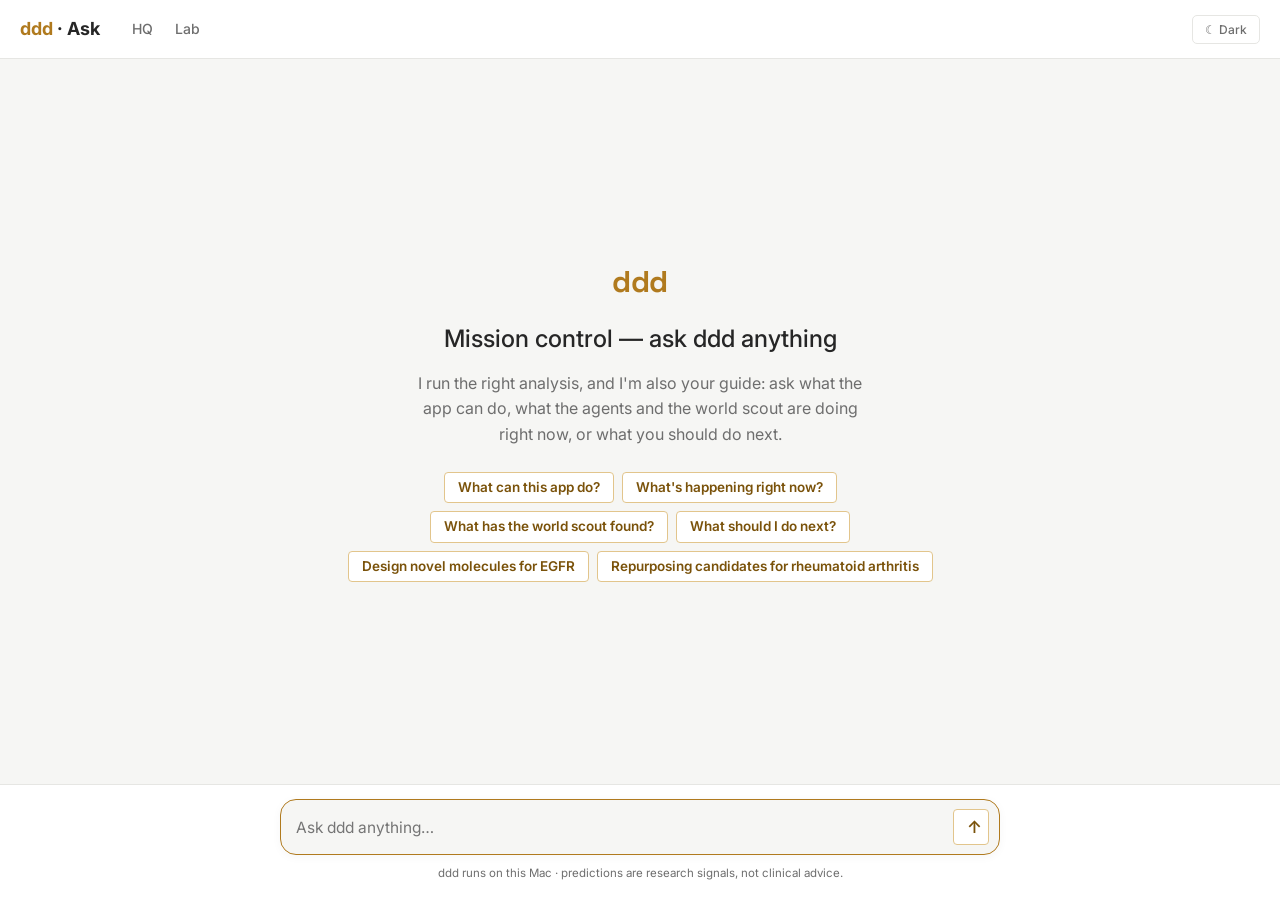
<file: static/chat.html>
<!doctype html>
<html lang="en">
<head>
<meta charset="utf-8">
<meta name="viewport" content="width=device-width, initial-scale=1">
<title>Ask ddd</title>
<link rel="preconnect" href="https://fonts.googleapis.com">
<link rel="preconnect" href="https://fonts.gstatic.com" crossorigin>
<link href="https://fonts.googleapis.com/css2?family=Space+Grotesk:wght@400;500;600;700&family=Hanken+Grotesk:wght@400;500;600&family=JetBrains+Mono:wght@400;500&display=swap" rel="stylesheet">
<style>
:root{
  --bg:#f1f4f8; --panel:#fff; --ink:#15223b; --muted:#5e6b80; --line:#e1e7ef;
  --accent:#2b4acb; --accent-strong:#213ba6; --accent-soft:#e7ecfb; --ok:#1c9a6a; --ok-soft:#e2f4ec;
  --warn:#b06a0c; --warn-soft:#faedd7; --bad:#c23a2b; --user:#eef1f6;
}
@media (prefers-color-scheme:dark){:root:not([data-theme="light"]){
  --bg:#0b1220; --panel:#111b2e; --ink:#e7edf6; --muted:#93a1b5; --line:#223049;
  --accent:#8197ff; --accent-strong:#9aadff; --accent-soft:#1a2544; --ok:#43c08d; --ok-soft:#142a22;
  --warn:#e0a648; --warn-soft:#2c2413; --bad:#e27a6e; --user:#18233b;}}
:root[data-theme="dark"]{
  --bg:#0b1220; --panel:#111b2e; --ink:#e7edf6; --muted:#93a1b5; --line:#223049;
  --accent:#8197ff; --accent-strong:#9aadff; --accent-soft:#1a2544; --ok:#43c08d; --ok-soft:#142a22;
  --warn:#e0a648; --warn-soft:#2c2413; --bad:#e27a6e; --user:#18233b;}
*{box-sizing:border-box}
html,body{height:100%}
body{margin:0;background:var(--bg);color:var(--ink);font:16px/1.6 "Hanken Grotesk",system-ui,sans-serif;-webkit-font-smoothing:antialiased;display:flex;flex-direction:column;height:100vh}
a{color:var(--accent)}
header{display:flex;align-items:center;gap:14px;padding:12px 20px;border-bottom:1px solid var(--line);background:var(--panel)}
.brand{font-family:"Space Grotesk",sans-serif;font-weight:700;font-size:18px;letter-spacing:-.01em}
.brand b{color:var(--accent)}
header nav{display:flex;gap:2px;margin-left:8px}
header nav a{color:var(--muted);text-decoration:none;font-size:14px;padding:6px 10px;border-radius:8px;font-weight:500}
header nav a:hover{color:var(--ink)}
.spacer{margin-left:auto}
.tbtn{border:1px solid var(--line);background:var(--panel);color:var(--muted);border-radius:8px;padding:6px 12px;font:500 12px "Hanken Grotesk",sans-serif;cursor:pointer}
.tbtn:hover{border-color:var(--accent);color:var(--accent)}

.scroll{flex:1;overflow-y:auto}
.col{max-width:760px;margin:0 auto;padding:26px 20px 40px}

/* empty state */
.hero{min-height:calc(100vh - 230px);display:flex;flex-direction:column;align-items:center;justify-content:center;text-align:center;gap:10px}
.hero .mark{font-family:"Space Grotesk",sans-serif;font-weight:700;font-size:30px;letter-spacing:-.02em}
.hero .mark b{color:var(--accent)}
.hero h1{font-family:"Space Grotesk",sans-serif;font-weight:500;font-size:24px;letter-spacing:-.01em;margin:4px 0 2px}
.hero p{color:var(--muted);margin:0 0 14px;max-width:46ch}
.chips{display:flex;flex-wrap:wrap;gap:8px;justify-content:center;max-width:620px}
.chip{border:1px solid var(--line);background:var(--panel);color:var(--ink);border-radius:999px;padding:8px 14px;font-size:13.5px;cursor:pointer;transition:border-color .12s}
.chip:hover{border-color:var(--accent);color:var(--accent)}

/* turns */
.turn{display:flex;gap:12px;margin:22px 0}
.turn.user{justify-content:flex-end}
.turn.user .bubble{background:var(--user);border:1px solid var(--line);border-radius:16px 16px 4px 16px;padding:11px 15px;max-width:82%;font-size:15.5px}
.turn.bot .av{width:28px;height:28px;border-radius:8px;background:var(--accent);color:#fff;font-family:"Space Grotesk",sans-serif;font-weight:700;font-size:13px;display:flex;align-items:center;justify-content:center;flex:0 0 auto;margin-top:2px}
.turn.bot .body{min-width:0;flex:1;font-size:15.5px}
.turn.bot .body>p:first-child{margin-top:3px}
.body b{color:var(--ink)}

/* plan / options / results */
.plan{margin:11px 0;border:1px solid var(--line);border-radius:11px;overflow:hidden;background:var(--panel)}
.plan-h{font:600 10.5px "JetBrains Mono",monospace;color:var(--accent);padding:6px 13px;border-bottom:1px solid var(--line);letter-spacing:.04em}
.plan-s{display:flex;gap:10px;align-items:center;padding:7px 13px;font-size:13px;color:var(--muted);border-bottom:1px solid var(--line)}
.plan-s:last-child{border-bottom:0}
.plan-s .n{width:19px;height:19px;border-radius:6px;background:var(--accent-soft);color:var(--accent);font:600 11px "Space Grotesk",sans-serif;display:flex;align-items:center;justify-content:center;flex:0 0 auto}
.opts{display:flex;flex-wrap:wrap;gap:8px;margin-top:11px}
.opt{border:1px solid color-mix(in srgb,var(--accent) 40%,var(--line));background:var(--accent-soft);color:var(--accent);border-radius:10px;padding:8px 15px;font:600 14px "Hanken Grotesk",sans-serif;cursor:pointer}
.opt:hover{background:var(--accent);color:#fff}
.lit{margin-top:10px}
.lit .p{padding:8px 0;border-bottom:1px solid var(--line)}
.lit .p a{font-weight:600;text-decoration:none}
.lit .p .m{color:var(--muted);font-size:12.5px;margin-top:2px}
.rtab{width:100%;border-collapse:collapse;font-size:13px;margin-top:10px}
.rtab th,.rtab td{border-bottom:1px solid var(--line);padding:5px 9px;text-align:left}
.rtab th{color:var(--muted);font-weight:600;font-size:12px}

/* rendered report markdown */
.md{font-size:14.5px;line-height:1.6}
.md h1{font-family:"Space Grotesk",sans-serif;font-size:19px;font-weight:600;margin:4px 0 8px}
.md h2{font-family:"Space Grotesk",sans-serif;font-size:15px;font-weight:600;margin:18px 0 6px}
.md table{border-collapse:collapse;font-size:12.5px;display:block;overflow-x:auto;margin:8px 0}
.md td,.md th{border:1px solid var(--line);padding:4px 8px}
.md th{background:var(--bg);color:var(--muted)}
.md code{background:var(--accent-soft);color:var(--accent);padding:1px 5px;border-radius:4px;font-size:12px}
.md pre{background:var(--bg);border:1px solid var(--line);border-radius:8px;padding:10px;overflow:auto;font-size:12px}
.md ul{margin:6px 0;padding-left:20px}
.md hr{border:0;border-top:1px solid var(--line);margin:12px 0}
.muted{color:var(--muted)} .err{color:var(--bad)}
.runout{margin-top:6px}
.entlink{color:var(--accent);cursor:pointer;border-bottom:1px dotted var(--accent);white-space:nowrap}
.entlink:hover{background:var(--accent-soft);border-radius:3px}
.dots::after{content:"";animation:dots 1.4s steps(4,end) infinite}
@keyframes dots{0%{content:""}25%{content:"·"}50%{content:"··"}75%{content:"···"}}

/* composer */
.composer{border-top:1px solid var(--line);background:var(--panel)}
.composer .wrap{max-width:760px;margin:0 auto;padding:14px 20px 18px}
.inbox{display:flex;align-items:flex-end;gap:10px;border:1px solid var(--line);border-radius:16px;background:var(--bg);padding:9px 10px 9px 15px;box-shadow:0 2px 10px rgba(8,16,34,.04)}
.inbox:focus-within{border-color:var(--accent)}
#q{flex:1;border:0;background:transparent;color:var(--ink);font:15.5px/1.5 "Hanken Grotesk",sans-serif;resize:none;max-height:180px;outline:none;padding:5px 0}
.send{width:36px;height:36px;border-radius:10px;border:0;background:var(--accent);color:#fff;font-size:17px;cursor:pointer;flex:0 0 auto}
.send:hover{background:var(--accent-strong)}
.send:disabled{opacity:.4;cursor:default}
.foot{color:var(--muted);font-size:11.5px;text-align:center;margin-top:9px}
/* ---- discovery mission overlay ---- */
.ovl{position:fixed;inset:0;background:rgba(10,16,28,.55);backdrop-filter:blur(3px);display:none;z-index:50;align-items:center;justify-content:center}
.ovl.on{display:flex}
.ovl-card{background:var(--panel);border:1px solid var(--line);border-radius:18px;width:min(860px,94vw);max-height:90vh;display:flex;flex-direction:column;box-shadow:0 24px 60px rgba(10,16,28,.3);overflow:hidden}
.ovl-h{display:flex;align-items:center;gap:10px;padding:16px 20px;border-bottom:1px solid var(--line)}
.ovl-h .dot{width:9px;height:9px;border-radius:50%;background:var(--accent);animation:pulse 1.1s infinite}
.ovl-h h3{margin:0;font-family:"Space Grotesk",sans-serif;font-size:16px;font-weight:600}
.ovl-h .x{margin-left:auto;cursor:pointer;color:var(--muted);font-size:20px;line-height:1;background:none;border:0}
.ovl-body{padding:12px 20px 20px;overflow:auto}
.feed{display:flex;flex-direction:column;gap:3px;margin:4px 0 2px}
.step{display:flex;gap:9px;align-items:flex-start;font-size:13.5px;padding:3px 0;line-height:1.4}
.step .ic{flex:0 0 18px;text-align:center;font-weight:700}
.step.run .ic{color:var(--accent)} .step.ok .ic{color:var(--ok)} .step.hit .ic{color:var(--accent-strong)}
.step.miss{color:var(--muted)} .step.miss .ic{color:var(--muted)} .step.err .ic{color:var(--bad)}
.step.sub{color:var(--muted);font-size:12px;padding:1px 0 1px 27px}
.step.hit{background:var(--accent-soft);border-radius:8px;padding:5px 9px;font-weight:600}
@keyframes pulse{0%,100%{opacity:1}50%{opacity:.3}}
.ovl .md{font-size:14px;line-height:1.5;margin-top:10px;border-top:1px solid var(--line);padding-top:14px}
</style>
<link href="https://fonts.googleapis.com/css2?family=Inter:wght;500;600;700&display=swap" rel="stylesheet">
<link rel="stylesheet" href="/static/ink-skin.css?v=0.40.0">
</head>
<body>
<header>
  <div class="brand"><b>ddd</b> · Ask</div>
  <nav><a href="/">HQ</a><a href="/lab">Lab</a></nav>
  <div class="spacer"></div>
  <button class="tbtn" id="tb" onclick="tt()">☾ Dark</button>
</header>

<div class="scroll" id="scroll">
  <div class="col" id="col">
    <div class="hero" id="hero">
      <div class="mark"><b>ddd</b></div>
      <h1>Mission control — ask ddd anything</h1>
      <p>I run the right analysis, and I'm also your guide: ask what the app can do, what the agents and the world scout are doing right now, or what you should do next.</p>
      <div class="chips" id="chips"></div>
    </div>
  </div>
</div>

<div class="composer"><div class="wrap">
  <div class="inbox">
    <textarea id="q" rows="1" placeholder="Ask ddd anything…" oninput="grow()" onkeydown="keyd(event)"></textarea>
    <button class="send" id="send" onclick="go()" aria-label="Send">↑</button>
  </div>
  <div class="foot">ddd runs on this Mac · predictions are research signals, not clinical advice.</div>
</div></div>

<script>
(function(){try{var t=localStorage.getItem('ddd-theme')||'light';document.documentElement.setAttribute('data-theme',t);}catch(e){document.documentElement.setAttribute('data-theme','light');}})();
function tt(){var h=document.documentElement,n=h.getAttribute('data-theme')==='dark'?'light':'dark';h.setAttribute('data-theme',n);try{localStorage.setItem('ddd-theme',n);}catch(e){}ptb();}
function ptb(){var b=document.getElementById('tb');if(b)b.textContent=document.documentElement.getAttribute('data-theme')==='dark'?'☀ Light':'☾ Dark';}ptb();

const esc=s=>String(s==null?"":s).replace(/[&<>"']/g,c=>({"&":"&amp;","<":"&lt;",">":"&gt;",'"':"&quot;","'":"&#39;"}[c]));
const api=async(p,o)=>{const r=await fetch(p,o);const ct=r.headers.get("content-type")||"";const b=ct.includes("json")?await r.json():await r.text();if(!r.ok)throw new Error((b&&b.detail)||r.status);return b;};
function dddEntity(kind,name){name=(name||"").trim();var m={gene:"Is "+name+" worth pursuing?",target:"Is "+name+" worth pursuing?",disease:"Targets for "+name,pathway:"Literature on "+name,mol:"Describe "+name};go(m[kind]||name);}
function mdInline(t){let h=esc(t);h=h.replace(/\[([^\]]+)\]\(ddd:(gene|disease|pathway|target|mol)\)/g,'<a class="entlink" data-kind="$2" onclick="dddEntity(\'$2\',this.textContent)">$1</a>');h=h.replace(/`([^`]+)`/g,"<code>$1</code>");h=h.replace(/\*\*([^*]+)\*\*/g,"<b>$1</b>");return h;}
function mdToHtml(md){const L=md.split("\n"),out=[];for(let i=0;i<L.length;i++){const line=L[i];
  if(line.startsWith("```")){const buf=[];i++;while(i<L.length&&!L[i].startsWith("```"))buf.push(L[i++]);out.push("<pre>"+esc(buf.join("\n"))+"</pre>");continue;}
  const hh=line.match(/^(#{1,4})\s+(.*)$/);if(hh){const n=Math.min(hh[1].length,2);out.push("<h"+n+">"+mdInline(hh[2])+"</h"+n+">");continue;}
  if(/^\s*\|.*\|\s*$/.test(line)){const rows=[];while(i<L.length&&/^\s*\|.*\|\s*$/.test(L[i]))rows.push(L[i++]);i--;const cells=r=>r.trim().replace(/^\||\|$/g,"").split("|").map(c=>c.trim());const body=rows.filter(r=>!/^\s*\|[\s:|-]+\|\s*$/.test(r));out.push("<table>"+body.map((r,k)=>"<tr>"+cells(r).map(c=>k===0?"<th>"+mdInline(c)+"</th>":"<td>"+mdInline(c)+"</td>").join("")+"</tr>").join("")+"</table>");continue;}
  if(/^\s*[-*]\s+/.test(line)){const items=[];while(i<L.length&&/^\s*[-*]\s+/.test(L[i])){items.push("<li>"+mdInline(L[i].replace(/^\s*[-*]\s+/,""))+"</li>");i++;}i--;out.push("<ul>"+items.join("")+"</ul>");continue;}
  if(/^---+\s*$/.test(line)){out.push("<hr>");continue;}
  if(line.trim())out.push("<p>"+mdInline(line)+"</p>");}
  return out.join("\n");}

const SUGG=["What can this app do?","What's happening right now?","What has the world scout found?","What should I do next?","Design novel molecules for EGFR","Repurposing candidates for rheumatoid arthritis"];
document.getElementById("chips").innerHTML=SUGG.map(s=>'<button class="chip" onclick="go(this.textContent)">'+esc(s)+'</button>').join("");

const col=document.getElementById("col"),scroll=document.getElementById("scroll");
let LAST_CLARIFY=null, busy=false;
function toBottom(){scroll.scrollTop=scroll.scrollHeight;}
function dropHero(){var h=document.getElementById("hero");if(h)h.remove();}
function addTurn(who,html){dropHero();var d=document.createElement("div");d.className="turn "+who;
  d.innerHTML = who==="user" ? '<div class="bubble">'+html+'</div>' : '<div class="av">d</div><div class="body">'+html+'</div>';
  col.appendChild(d);toBottom();return d;}
function grow(){var q=document.getElementById("q");q.style.height="auto";q.style.height=Math.min(q.scrollHeight,180)+"px";}
function keyd(e){if(e.key==="Enter"&&!e.shiftKey){e.preventDefault();go();}}

async function go(preset){
  if(busy)return;
  var q=preset||document.getElementById("q").value.trim();if(!q)return;
  document.getElementById("q").value="";grow();
  addTurn("user",esc(q));
  busy=true;document.getElementById("send").disabled=true;
  var bot=addTurn("bot",'<span class="muted dots">Thinking</span>');
  try{var r=await api("/api/analyst",{method:"POST",headers:{"Content-Type":"application/json"},body:JSON.stringify({q:q})});render(bot,r,q);}
  catch(e){bot.querySelector(".body").innerHTML='<span class="err">'+esc(e.message)+'</span>';}
  busy=false;document.getElementById("send").disabled=false;document.getElementById("q").focus();
}
async function choose(choice){
  var c=LAST_CLARIFY;if(!c)return;LAST_CLARIFY=null;
  addTurn("user",esc(choice));
  var bot=addTurn("bot",'<span class="muted dots">Working</span>');
  try{var r=await api("/api/analyst",{method:"POST",headers:{"Content-Type":"application/json"},body:JSON.stringify({q:c.q,choice:choice,pending:c.pending})});render(bot,r,c.q);}
  catch(e){bot.querySelector(".body").innerHTML='<span class="err">'+esc(e.message)+'</span>';}
}
function planHtml(p){return (p&&p.length)?'<div class="plan"><div class="plan-h">PLAN</div>'+p.map((s,i)=>'<div class="plan-s"><span class="n">'+(i+1)+'</span>'+esc(s)+'</div>').join("")+'</div>':"";}
function actsHtml(a){return (a&&a.length)?'<div class="acts" style="margin-top:11px;display:flex;flex-wrap:wrap;gap:7px">'+a.map(x=>'<button class="chip" data-ask="'+esc(x.ask)+'" onclick="go(this.dataset.ask)">'+esc(x.label)+'</button>').join("")+'</div>':"";}
function render(bot,r,q){
  var el=bot.querySelector(".body");
  if(r.kind==="guide"){el.innerHTML=mdToHtml(r.say)+planHtml(r.plan)+actsHtml(r.actions);toBottom();return;}
  if(r.kind==="clarify"){LAST_CLARIFY={pending:r.pending,q:q};
    el.innerHTML=mdInline(r.say)+'<div class="opts">'+r.options.map(o=>'<button class="opt" onclick="choose(\''+o.value.replace(/'/g,"\\'")+'\')">'+esc(o.label)+'</button>').join("")+'</div>';toBottom();return;}
  if(r.kind==="answer"){el.innerHTML=mdInline(r.say);toBottom();return;}
  if(r.kind==="ui"){var what=r.ui.action==="cell"?"living cell":(r.ui.action==="structure"?"AlphaFold structure":"graph");el.innerHTML=mdInline(r.say)+planHtml(r.plan)+'<p class="muted" style="margin-top:8px">Open it in the <a href="/lab">Lab</a> to see the '+what+'.</p>';toBottom();return;}
  if(r.kind==="data"){var d=r.result.data,html=mdInline(r.say)+planHtml(r.plan);
    if(r.result.type==="predict"){html+='<table class="rtab"><tr><th>#</th><th>Gene</th><th>AA</th><th>drugs</th></tr>'+(d.predictions||[]).slice(0,10).map((p,i)=>'<tr><td>'+(i+1)+'</td><td><b>'+esc(p.name)+'</b></td><td>'+p.adamic_adar+'</td><td>'+(p.known_drugs||0)+'</td></tr>').join("")+'</table>';}
    else if(r.result.type==="hypothesis"){html+='<p style="margin:8px 0 0"><b>'+esc(d.plausibility)+'</b> — '+esc(d.reading)+' <span class="muted">(common '+d.scores.common_neighbors+', Adamic-Adar '+d.scores.adamic_adar+', hops '+(d.path_hops||"—")+')</span></p>';}
    else if(r.result.type==="literature"){var ps=d.papers||[];html+='<div class="lit">'+(ps.length?ps.map(p=>'<div class="p"><a href="'+(p.url||"#")+'" target="_blank">'+esc(p.title||"untitled")+'</a><div class="m">'+esc(p.authors||"")+' · '+esc(p.journal||"")+' '+esc(p.year||"")+(p.cited!=null?(" · cited "+p.cited):"")+'</div></div>').join(""):'<span class="muted">No papers found.</span>')+'</div>';}
    el.innerHTML=html;toBottom();return;}
  if(r.kind==="run"){
    if(r.playbook==="discovery_mission"){el.innerHTML=mdInline(r.say)+'<p class="muted" style="margin-top:6px">Opening the mission overlay — agents working in tandem.</p>';openMission(r,q);toBottom();return;}
    el.innerHTML=mdInline(r.say)+planHtml(r.plan)+'<div class="runout muted dots">Running</div>';watch(r.run_id,el);toBottom();return;}
}
async function watch(id,el){
  try{var r=await api("/api/company/runs/"+id),out=el.querySelector(".runout");
    if(r.status==="done"&&r.report){var txt=await (await fetch("/api/company/reports/"+encodeURIComponent(r.report))).text();out.className="runout md";out.innerHTML=mdToHtml(txt);toBottom();}
    else if(r.status==="error"){out.className="runout err";out.textContent=(r.summary&&r.summary.error)||"failed";}
    else{out.textContent=(r.log?r.log.trim().split("\n").slice(-1)[0]:"Running");setTimeout(()=>watch(id,el),2000);}
  }catch(e){var o=el.querySelector(".runout");if(o){o.className="runout err";o.textContent=e.message;}}
}
/* ---- discovery mission overlay: live tandem agents ---- */
function missionStep(line){
  var t=line.trim(); if(!t) return "";
  var ic="·", cls="sub";
  if(t[0]==="◆"){ic="◆";cls="run";t=t.slice(1).trim();}
  else if(t[0]==="▶"){ic="▶";cls="run";t=t.slice(1).trim();}
  else if(t[0]==="✓"){ic="✓";cls="ok";t=t.slice(1).trim();}
  else if(t[0]==="★"){ic="★";cls="hit";t=t.slice(1).trim();}
  else if(t[0]==="–"||t[0]==="-"){ic="–";cls="miss";t=t.slice(1).trim();}
  else if(t[0]==="✗"){ic="✗";cls="err";t=t.slice(1).trim();}
  return '<div class="step '+cls+'"><span class="ic">'+ic+'</span><span>'+esc(t)+'</span></div>';
}
function openMission(r,q){
  var ovl=document.getElementById("mission"); ovl.classList.add("on");
  document.getElementById("mTitle").textContent="Discovery mission";
  document.getElementById("mSub").textContent=q;
  document.getElementById("mFeed").innerHTML='<div class="step run"><span class="ic">▶</span><span>starting agents…</span></div>';
  document.getElementById("mReport").innerHTML="";
  document.getElementById("mDot").style.display="";
  missionWatch(r.run_id);
}
function closeMission(){document.getElementById("mission").classList.remove("on");}
async function missionWatch(id){
  try{
    var r=await api("/api/company/runs/"+id);
    var log=(r.log||"").split("\n").filter(Boolean);
    document.getElementById("mFeed").innerHTML=log.map(missionStep).join("");
    var fb=document.getElementById("mFeed"); fb.scrollTop=fb.scrollHeight;
    if(r.status==="done"&&r.report){
      document.getElementById("mDot").style.display="none";
      var txt=await (await fetch("/api/company/reports/"+encodeURIComponent(r.report))).text();
      document.getElementById("mReport").innerHTML=mdToHtml(txt);
    }else if(r.status==="error"){
      document.getElementById("mDot").style.display="none";
      document.getElementById("mReport").innerHTML='<p class="err">'+esc((r.summary&&r.summary.error)||"mission failed")+'</p>';
    }else{setTimeout(function(){missionWatch(id);},2000);}
  }catch(e){document.getElementById("mReport").innerHTML='<p class="err">'+esc(e.message)+'</p>';}
}
document.getElementById("q").focus();
</script>
<div class="ovl" id="mission">
  <div class="ovl-card">
    <div class="ovl-h"><span class="dot" id="mDot"></span><h3 id="mTitle">Discovery mission</h3>
      <button class="x" onclick="closeMission()">×</button></div>
    <div class="ovl-body">
      <div class="muted" id="mSub" style="font-size:12.5px;margin-bottom:8px"></div>
      <div class="feed" id="mFeed" style="max-height:300px;overflow:auto"></div>
      <div class="md" id="mReport"></div>
    </div>
  </div>
</div>
</body>
</html>
</file>
<file: static/ink-skin.css>
/* Ink skin for ddd — the vix HQ look layered on top of ddd's own tokens.
   Warm greys + one gold accent, Inter type, outlined buttons, quiet tables,
   inset select chevrons. Linked AFTER each page's inline <style> so these
   win on tokens/components; layout and phone rules are left untouched.
   Light is the faithful pass; dark is remapped best-effort. */

:root{
  --bg:#f6f6f4; --panel:#ffffff; --ink:#262626; --muted:#6e6e6e; --line:#e6e6e3;
  --accent:#b07a1e; --accent-strong:#94650f; --accent-soft:#f7e9cc;
  --sel-line:#e2c58c; --sel-ink:#7a520a; --hover:#f6f6f4;
  --ok:#1f8a4c; --ok-soft:#e6f4ec; --warn:#a86a0c; --warn-soft:#fbf0dc;
  --bad:#c0392b; --bad-soft:#fbe7e5;
  --radius:8px;
  --ink-sans:"Inter",-apple-system,BlinkMacSystemFont,"Segoe UI",Helvetica,Arial,sans-serif;
  --ink-mono:"JetBrains Mono",ui-monospace,SFMono-Regular,Menlo,Consolas,monospace;
  --ink-chevron:url("data:image/svg+xml,%3Csvg xmlns='http://www.w3.org/2000/svg' width='12' height='12' viewBox='0 0 24 24' fill='none' stroke='%236e6e6e' stroke-width='2.4' stroke-linecap='round' stroke-linejoin='round'%3E%3Cpath d='m6 9 6 6 6-6'/%3E%3C/svg%3E");
}
@media (prefers-color-scheme:dark){:root:not([data-theme="light"]){
  --bg:#161616; --panel:#1d1d1d; --ink:#dedede; --muted:#a3a3a3; --line:#2e2e2e;
  --accent:#e0b25c; --accent-strong:#f0c877; --accent-soft:rgba(224,178,92,.18);
  --sel-line:rgba(224,178,92,.45); --sel-ink:#f0c877; --hover:#242424;
  --ok:#4fbf7f; --ok-soft:rgba(79,191,127,.14); --warn:#e3a94a; --warn-soft:rgba(227,169,74,.15);
  --bad:#ef7a6d; --bad-soft:rgba(239,122,109,.15);
  --ink-chevron:url("data:image/svg+xml,%3Csvg xmlns='http://www.w3.org/2000/svg' width='12' height='12' viewBox='0 0 24 24' fill='none' stroke='%23a3a3a3' stroke-width='2.4' stroke-linecap='round' stroke-linejoin='round'%3E%3Cpath d='m6 9 6 6 6-6'/%3E%3C/svg%3E");
}}
:root[data-theme="dark"]{
  --bg:#161616; --panel:#1d1d1d; --ink:#dedede; --muted:#a3a3a3; --line:#2e2e2e;
  --accent:#e0b25c; --accent-strong:#f0c877; --accent-soft:rgba(224,178,92,.18);
  --sel-line:rgba(224,178,92,.45); --sel-ink:#f0c877; --hover:#242424;
  --ok:#4fbf7f; --ok-soft:rgba(79,191,127,.14); --warn:#e3a94a; --warn-soft:rgba(227,169,74,.15);
  --bad:#ef7a6d; --bad-soft:rgba(239,122,109,.15);
  --ink-chevron:url("data:image/svg+xml,%3Csvg xmlns='http://www.w3.org/2000/svg' width='12' height='12' viewBox='0 0 24 24' fill='none' stroke='%23a3a3a3' stroke-width='2.4' stroke-linecap='round' stroke-linejoin='round'%3E%3Cpath d='m6 9 6 6 6-6'/%3E%3C/svg%3E");
}

/* Type: Inter everywhere (tabular numerals), mono only for code-ish labels */
body{font-family:var(--ink-sans)}
h1,h2,h3,h4,h5,h6,.brand,.hero h1,.kpi .v,.num,td.num,
button,input,select,textarea,label,.cgrid h4,.pill,.chip,.tag{font-family:var(--ink-sans) !important;letter-spacing:normal}
.num,td.num,.kpi .v{font-variant-numeric:tabular-nums}
.mono,code,pre,.agent,.arts a,.steps .r,.r,.feed,.fstep{font-family:var(--ink-mono) !important}

/* Buttons: Ink primary — refined soft gold on white, crisp 4px, never a filled
   block and never a heavy saturated border. Text links (.link) stay links. */
button:not(.theme-btn):not(.tbtn):not(.link):not(.x){
  background:var(--panel) !important;color:var(--sel-ink) !important;
  border:1px solid var(--sel-line) !important;border-radius:4px !important;
  font-weight:600 !important;padding:6px 13px;line-height:1.3;
  transition:background .12s,border-color .12s}
button:not(.theme-btn):not(.tbtn):not(.link):not(.x):hover{
  background:var(--accent-soft) !important;border-color:var(--sel-ink) !important}
button.small{padding:5px 11px !important;font-size:12.5px !important}

/* Text-link buttons (e.g. "report"): a plain gold link, not a cramped pill */
button.link,.link{
  background:none !important;border:0 !important;padding:0 !important;margin:0;
  color:var(--accent-strong) !important;font-weight:500 !important;
  text-decoration:none !important;border-radius:0 !important;cursor:pointer}
button.link:hover,.link:hover{text-decoration:underline !important;background:none !important}

/* Crisp controls: 4px corners like Ink, quiet pills */
input,select,textarea{border-radius:4px !important}
.pill,.theme-btn,.tbtn{border-radius:5px !important}

/* Tables: no header fill, light rules, muted header text */
table th{background:transparent !important;border-bottom:1px solid var(--line);
  color:var(--muted);font-weight:600}
table td{border-color:var(--line)}

/* Dropdowns: kill the native arrow, inset a 12px grey chevron from the border */
select:not([multiple]):not([size]){
  -webkit-appearance:none;-moz-appearance:none;appearance:none;padding-right:36px;cursor:pointer;
  background-image:var(--ink-chevron) !important;background-repeat:no-repeat !important;
  background-position:right 12px center !important;background-size:12px 12px !important}
select::-ms-expand{display:none}

/* Clickable benchmark rows + virtual-cell scales */
.idx-row{transition:background .1s}
.idx-row:hover{background:var(--accent-soft)!important}
.scale{transition:border-color .1s,background .1s}
.scale:hover{border-color:var(--sel-line)!important;background:var(--hover)!important}

/* Rich report panels: plain monospace for logs, rendered HTML for reports */
.report-out{max-height:560px;overflow:auto;font-family:"JetBrains Mono",ui-monospace,monospace;font-size:12.5px;white-space:pre-wrap;line-height:1.5;background:var(--panel)}
.report-out.rich{font-family:"Inter",system-ui,sans-serif;white-space:normal;font-size:13.5px;line-height:1.55}
.report-out.rich h1{font-size:17px;margin:2px 0 8px} .report-out.rich h2{font-size:14.5px;margin:16px 0 6px} .report-out.rich h3{font-size:13.5px;margin:12px 0 4px}
.report-out.rich table{border-collapse:collapse;width:100%;margin:8px 0}
.report-out.rich th,.report-out.rich td{border-bottom:1px solid var(--line);padding:5px 8px;text-align:left;font-size:12px;vertical-align:top}
.report-out.rich th{color:var(--muted);font-weight:600}
.report-out.rich code{font-family:"JetBrains Mono",monospace;font-size:11.5px;background:var(--panel2,#f3f3f1);padding:1px 4px;border-radius:4px}
.report-out.rich a{color:var(--accent-strong);text-decoration:none} .report-out.rich a:hover{text-decoration:underline}
.report-out.rich ul{margin:6px 0;padding-left:20px} .report-out.rich li{margin:2px 0}
.report-out.rich p{margin:6px 0}
.mol-link{cursor:pointer;color:var(--accent-strong)!important;text-decoration:underline dotted!important;text-underline-offset:2px}
.mol-link:hover{background:var(--accent-soft)!important;border-radius:3px}
#molModal3d{width:100%;height:250px;border:1px solid var(--line);border-radius:10px;background:#0b0f1a;margin:4px 0}
</file>
